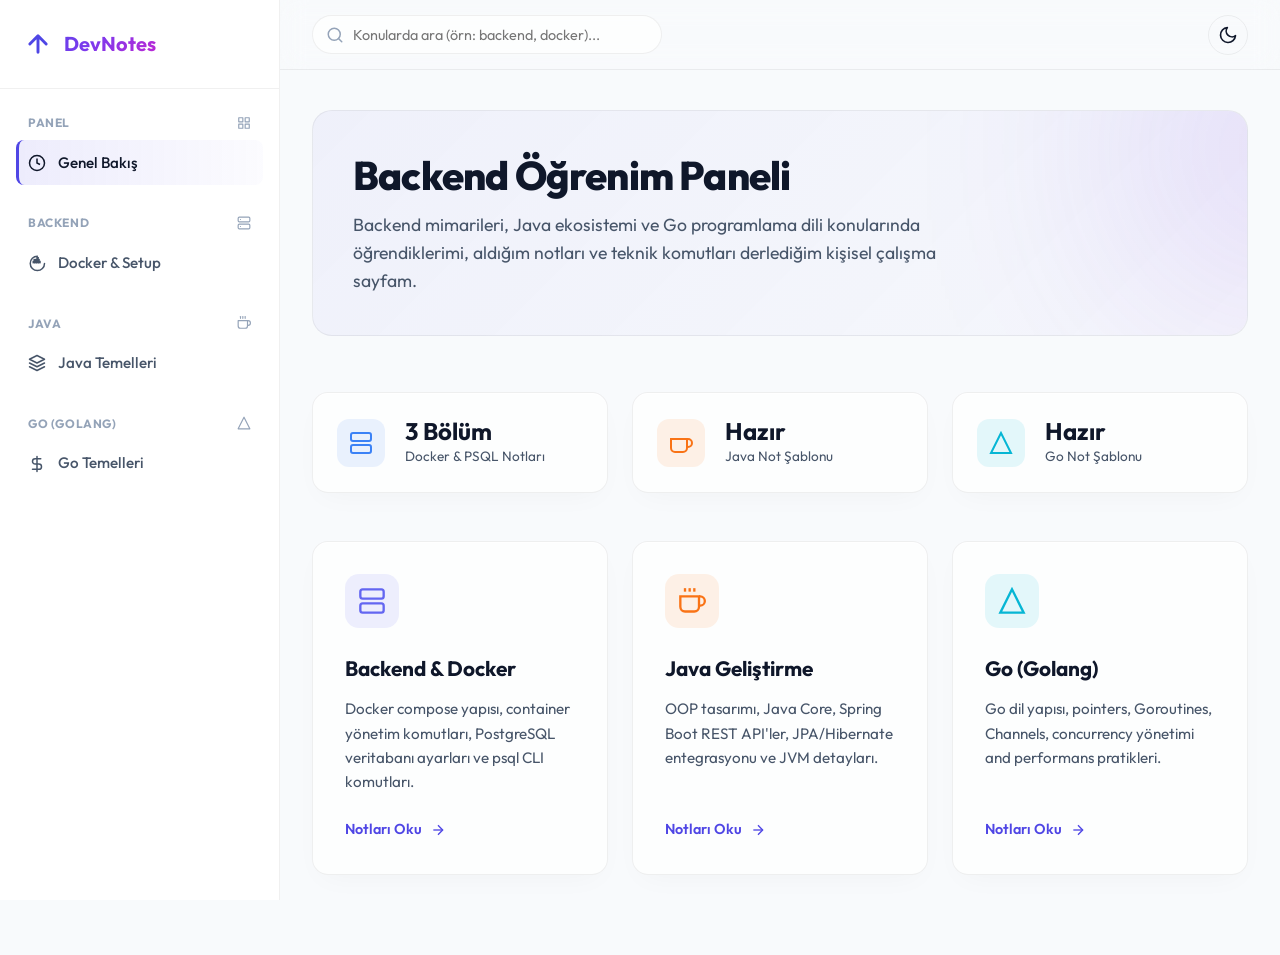
<file: index.html>
<!DOCTYPE html>
<html lang="tr" data-theme="dark">
<head>
    <meta charset="UTF-8">
    <meta name="viewport" content="width=device-width, initial-scale=1.0">
    <title>Developer Notes - Dashboard</title>
    <link rel="stylesheet" href="style.css">
</head>
<body>

    <!-- Sidebar Navigation -->
    <aside class="sidebar" id="sidebar">
        <div class="sidebar-header">
            <a href="index.html" class="logo">
                <svg xmlns="http://www.w3.org/2000/svg" viewBox="0 0 24 24" fill="none" stroke="currentColor" stroke-width="2.5" stroke-linecap="round" stroke-linejoin="round">
                    <path d="M12 19V6M5 12l7-7 7 7"/>
                </svg>
                <span>DevNotes</span>
            </a>
            <button class="nav-btn mobile-menu-btn" id="close-sidebar-btn" aria-label="Close menu">
                <svg xmlns="http://www.w3.org/2000/svg" viewBox="0 0 24 24" fill="none" stroke="currentColor" stroke-width="2" stroke-linecap="round" stroke-linejoin="round">
                    <line x1="18" y1="6" x2="6" y2="18"></line>
                    <line x1="6" y1="6" x2="18" y2="18"></line>
                </svg>
            </button>
        </div>

        <nav class="sidebar-menu">
            <!-- Dashboard / Overview -->
            <div class="menu-category">
                <a href="index.html" class="menu-category-title nav-link">
                    <span>PANEL</span>
                    <svg xmlns="http://www.w3.org/2000/svg" viewBox="0 0 24 24" fill="none" stroke="currentColor" stroke-width="2" stroke-linecap="round" stroke-linejoin="round">
                        <rect x="3" y="3" width="7" height="7"></rect>
                        <rect x="14" y="3" width="7" height="7"></rect>
                        <rect x="14" y="14" width="7" height="7"></rect>
                        <rect x="3" y="14" width="7" height="7"></rect>
                    </svg>
                </a>
                <ul class="menu-list">
                    <li class="menu-item">
                        <a href="index.html" class="menu-link active" data-scroll-link="dashboard">
                            <svg xmlns="http://www.w3.org/2000/svg" viewBox="0 0 24 24" fill="none" stroke="currentColor">
                                <circle cx="12" cy="12" r="10" stroke-width="2"/>
                                <polyline points="12 6 12 12 16 14" stroke-width="2"/>
                            </svg>
                            <span>Genel Bakış</span>
                        </a>
                    </li>
                </ul>
            </div>

            <!-- Backend Category -->
            <div class="menu-category">
                <a href="backend/docker-commands.html" class="menu-category-title nav-link">
                    <span>BACKEND</span>
                    <svg xmlns="http://www.w3.org/2000/svg" viewBox="0 0 24 24" fill="none" stroke="currentColor" stroke-width="2" stroke-linecap="round" stroke-linejoin="round">
                        <rect x="2" y="2" width="20" height="8" rx="2" ry="2"></rect>
                        <rect x="2" y="14" width="20" height="8" rx="2" ry="2"></rect>
                        <line x1="6" y1="6" x2="6.01" y2="6"></line>
                        <line x1="6" y1="18" x2="6.01" y2="18"></line>
                    </svg>
                </a>
                <ul class="menu-list">
                    <li class="menu-item">
                        <a href="backend/docker-commands.html" class="menu-link" data-scroll-link="docker">
                            <svg xmlns="http://www.w3.org/2000/svg" viewBox="0 0 24 24" fill="none" stroke="currentColor">
                                <path d="M22 12.5C22 17.75 17.75 22 12.5 22C7.25 22 3 17.75 3 12.5C3 7.25 7.25 3 12.5 3" stroke-width="2" stroke-linecap="round"/>
                                <path d="M7 10H8.5V11.5H7V10Z" fill="currentColor"/>
                                <path d="M9.5 10H11V11.5H9.5V10Z" fill="currentColor"/>
                                <path d="M12 10H13.5V11.5H12V10Z" fill="currentColor"/>
                                <path d="M14.5 10H16V11.5H14.5V10Z" fill="currentColor"/>
                                <path d="M8.25 7.5H9.75V9H8.25V7.5Z" fill="currentColor"/>
                                <path d="M10.75 7.5H12.25V9H10.75V7.5Z" fill="currentColor"/>
                                <path d="M13.25 7.5H14.75V9H13.25V7.5Z" fill="currentColor"/>
                                <path d="M12 5H13.5V6.5H12V5Z" fill="currentColor"/>
                            </svg>
                            <span>Docker & Setup</span>
                        </a>
                    </li>
                </ul>
            </div>

            <!-- Java Category -->
            <div class="menu-category">
                <a href="java/java-basics.html" class="menu-category-title nav-link">
                    <span>JAVA</span>
                    <svg xmlns="http://www.w3.org/2000/svg" viewBox="0 0 24 24" fill="none" stroke="currentColor" stroke-width="2" stroke-linecap="round" stroke-linejoin="round">
                        <path d="M18 8h1a4 4 0 0 1 0 8h-1"></path>
                        <path d="M2 8h16v9a4 4 0 0 1-4 4H6a4 4 0 0 1-4-4V8z"></path>
                        <path d="M6 1v3"></path>
                        <path d="M10 1v3"></path>
                        <path d="M14 1v3"></path>
                    </svg>
                </a>
                <ul class="menu-list">
                    <li class="menu-item">
                        <a href="java/java-basics.html" class="menu-link" data-scroll-link="java-core">
                            <svg xmlns="http://www.w3.org/2000/svg" viewBox="0 0 24 24" fill="none" stroke="currentColor">
                                <path d="M12 2L2 7l10 5 10-5-10-5zM2 17l10 5 10-5M2 12l10 5 10-5" stroke-width="2" stroke-linecap="round" stroke-linejoin="round"/>
                            </svg>
                            <span>Java Temelleri</span>
                        </a>
                    </li>
                </ul>
            </div>

            <!-- Go Category -->
            <div class="menu-category">
                <a href="go/go-basics.html" class="menu-category-title nav-link">
                    <span>GO (GOLANG)</span>
                    <svg xmlns="http://www.w3.org/2000/svg" viewBox="0 0 24 24" fill="none" stroke="currentColor" stroke-width="2" stroke-linecap="round" stroke-linejoin="round">
                        <polygon points="12 2 2 22 22 22"></polygon>
                    </svg>
                </a>
                <ul class="menu-list">
                    <li class="menu-item">
                        <a href="go/go-basics.html" class="menu-link" data-scroll-link="go-basics">
                            <svg xmlns="http://www.w3.org/2000/svg" viewBox="0 0 24 24" fill="none" stroke="currentColor">
                                <path d="M12 2v20M17 5H9.5a3.5 3.5 0 0 0 0 7h5a3.5 3.5 0 0 1 0 7H6" stroke-width="2" stroke-linecap="round" stroke-linejoin="round"/>
                            </svg>
                            <span>Go Temelleri</span>
                        </a>
                    </li>
                </ul>
            </div>
        </nav>
    </aside>

    <!-- Main Content Area -->
    <div class="main-wrapper">
        <!-- Top Navigation Header -->
        <header class="navbar">
            <div style="display: flex; align-items: center; gap: 0.75rem;">
                <button class="nav-btn mobile-menu-btn" id="open-sidebar-btn" aria-label="Open menu">
                    <svg xmlns="http://www.w3.org/2000/svg" viewBox="0 0 24 24" fill="none" stroke="currentColor" stroke-width="2" stroke-linecap="round" stroke-linejoin="round">
                        <line x1="3" y1="12" x2="21" y2="12"></line>
                        <line x1="3" y1="6" x2="21" y2="6"></line>
                        <line x1="3" y1="18" x2="21" y2="18"></line>
                    </svg>
                </button>
                <div class="search-box">
                    <svg xmlns="http://www.w3.org/2000/svg" viewBox="0 0 24 24" fill="none" stroke="currentColor" stroke-width="2" stroke-linecap="round" stroke-linejoin="round">
                        <circle cx="11" cy="11" r="8"></circle>
                        <line x1="21" y1="21" x2="16.65" y2="16.65"></line>
                    </svg>
                    <input type="text" id="search-input" placeholder="Konularda ara (örn: backend, docker)...">
                </div>
            </div>

            <div class="nav-actions">
                <button class="nav-btn" id="theme-toggle" aria-label="Toggle theme">
                    <svg id="theme-sun" xmlns="http://www.w3.org/2000/svg" viewBox="0 0 24 24" fill="none" stroke="currentColor" stroke-width="2" stroke-linecap="round" stroke-linejoin="round">
                        <circle cx="12" cy="12" r="5"></circle>
                        <line x1="12" y1="1" x2="12" y2="3"></line>
                        <line x1="12" y1="21" x2="12" y2="23"></line>
                        <line x1="4.22" y1="4.22" x2="5.64" y2="5.64"></line>
                        <line x1="18.36" y1="18.36" x2="19.78" y2="19.78"></line>
                        <line x1="1" y1="12" x2="3" y2="12"></line>
                        <line x1="21" y1="12" x2="23" y2="12"></line>
                        <line x1="4.22" y1="19.78" x2="5.64" y2="18.36"></line>
                        <line x1="18.36" y1="5.64" x2="19.78" y2="4.22"></line>
                    </svg>
                    <svg id="theme-moon" class="hidden" xmlns="http://www.w3.org/2000/svg" viewBox="0 0 24 24" fill="none" stroke="currentColor" stroke-width="2" stroke-linecap="round" stroke-linejoin="round">
                        <path d="M21 12.79A9 9 0 1 1 11.21 3 7 7 0 0 0 21 12.79z"></path>
                    </svg>
                </button>
            </div>
        </header>

        <!-- Content Container -->
        <main class="content-container">
            <!-- Hero / Journal Header -->
            <section class="hero">
                <h1>Backend Öğrenim Paneli</h1>
                <p>Backend mimarileri, Java ekosistemi ve Go programlama dili konularında öğrendiklerimi, aldığım notları ve teknik komutları derlediğim kişisel çalışma sayfam.</p>
            </section>

            <!-- Quick Stats Section -->
            <div class="dashboard-grid">
                <div class="stat-card">
                    <div class="stat-icon blue">
                        <svg xmlns="http://www.w3.org/2000/svg" viewBox="0 0 24 24" fill="none" stroke="currentColor">
                            <rect x="2" y="2" width="20" height="8" rx="2" ry="2"></rect>
                            <rect x="2" y="14" width="20" height="8" rx="2" ry="2"></rect>
                            <line x1="6" y1="6" x2="6.01" y2="6"></line>
                            <line x1="6" y1="18" x2="6.01" y2="18"></line>
                        </svg>
                    </div>
                    <div class="stat-info">
                        <span class="stat-number">3 Bölüm</span>
                        <span class="stat-label">Docker & PSQL Notları</span>
                    </div>
                </div>

                <div class="stat-card">
                    <div class="stat-icon orange">
                        <svg xmlns="http://www.w3.org/2000/svg" viewBox="0 0 24 24" fill="none" stroke="currentColor">
                            <path d="M18 8h1a4 4 0 0 1 0 8h-1"></path>
                            <path d="M2 8h16v9a4 4 0 0 1-4 4H6a4 4 0 0 1-4-4V8z"></path>
                        </svg>
                    </div>
                    <div class="stat-info">
                        <span class="stat-number">Hazır</span>
                        <span class="stat-label">Java Not Şablonu</span>
                    </div>
                </div>

                <div class="stat-card">
                    <div class="stat-icon cyan">
                        <svg xmlns="http://www.w3.org/2000/svg" viewBox="0 0 24 24" fill="none" stroke="currentColor">
                            <polygon points="12 2 2 22 22 22"></polygon>
                        </svg>
                    </div>
                    <div class="stat-info">
                        <span class="stat-number">Hazır</span>
                        <span class="stat-label">Go Not Şablonu</span>
                    </div>
                </div>
            </div>

            <!-- Main Topic Navigator Cards -->
            <div class="topic-grid">
                <!-- Backend Card -->
                <a href="backend/docker-commands.html" class="topic-card">
                    <div class="topic-icon backend">
                        <svg xmlns="http://www.w3.org/2000/svg" viewBox="0 0 24 24" fill="none" stroke="currentColor">
                            <rect x="2" y="2" width="20" height="8" rx="2" ry="2"></rect>
                            <rect x="2" y="14" width="20" height="8" rx="2" ry="2"></rect>
                            <line x1="6" y1="6" x2="6.01" y2="6"></line>
                            <line x1="6" y1="18" x2="6.01" y2="18"></line>
                        </svg>
                    </div>
                    <h2 class="topic-title">Backend & Docker</h2>
                    <p class="topic-desc">Docker compose yapısı, container yönetim komutları, PostgreSQL veritabanı ayarları ve psql CLI komutları.</p>
                    <div class="topic-btn">
                        <span>Notları Oku</span>
                        <svg xmlns="http://www.w3.org/2000/svg" viewBox="0 0 24 24" fill="none" stroke="currentColor">
                            <line x1="5" y1="12" x2="19" y2="12"></line>
                            <polyline points="12 5 19 12 12 19"></polyline>
                        </svg>
                    </div>
                </a>

                <!-- Java Card -->
                <a href="java/java-basics.html" class="topic-card">
                    <div class="topic-icon java">
                        <svg xmlns="http://www.w3.org/2000/svg" viewBox="0 0 24 24" fill="none" stroke="currentColor">
                            <path d="M18 8h1a4 4 0 0 1 0 8h-1"></path>
                            <path d="M2 8h16v9a4 4 0 0 1-4 4H6a4 4 0 0 1-4-4V8z"></path>
                            <path d="M6 1v3"></path>
                            <path d="M10 1v3"></path>
                            <path d="M14 1v3"></path>
                        </svg>
                    </div>
                    <h2 class="topic-title">Java Geliştirme</h2>
                    <p class="topic-desc">OOP tasarımı, Java Core, Spring Boot REST API'ler, JPA/Hibernate entegrasyonu ve JVM detayları.</p>
                    <div class="topic-btn">
                        <span>Notları Oku</span>
                        <svg xmlns="http://www.w3.org/2000/svg" viewBox="0 0 24 24" fill="none" stroke="currentColor">
                            <line x1="5" y1="12" x2="19" y2="12"></line>
                            <polyline points="12 5 19 12 12 19"></polyline>
                        </svg>
                    </div>
                </a>

                <!-- Go Card -->
                <a href="go/go-basics.html" class="topic-card">
                    <div class="topic-icon go">
                        <svg xmlns="http://www.w3.org/2000/svg" viewBox="0 0 24 24" fill="none" stroke="currentColor">
                            <polygon points="12 2 2 22 22 22"></polygon>
                        </svg>
                    </div>
                    <h2 class="topic-title">Go (Golang)</h2>
                    <p class="topic-desc">Go dil yapısı, pointers, Goroutines, Channels, concurrency yönetimi and performans pratikleri.</p>
                    <div class="topic-btn">
                        <span>Notları Oku</span>
                        <svg xmlns="http://www.w3.org/2000/svg" viewBox="0 0 24 24" fill="none" stroke="currentColor">
                            <line x1="5" y1="12" x2="19" y2="12"></line>
                            <polyline points="12 5 19 12 12 19"></polyline>
                        </svg>
                    </div>
                </a>
            </div>
        </main>
    </div>

    <!-- Scripts -->
    <script src="app.js"></script>
</body>
</html>
</file>
<file: style.css>
@import url('https://fonts.googleapis.com/css2?family=JetBrains+Mono:ital,wght@0,100..800;1,100..800&family=Outfit:wght@100..900&display=swap');

:root {
    /* Transitions */
    --transition-speed: 0.3s;
    --transition-bounce: cubic-bezier(0.34, 1.56, 0.64, 1);
    
    /* System Colors (Independent) */
    --success: #10b981;
    --success-bg: rgba(16, 185, 129, 0.1);
    --warning: #f59e0b;
    --danger: #ef4444;

    /* Theme - Dark Mode (Default) */
    --bg-primary: #0b0f19;
    --bg-secondary: rgba(17, 24, 39, 0.6);
    --bg-sidebar: #0f1322;
    --text-primary: #f3f4f6;
    --text-secondary: #9ca3af;
    --text-muted: #6b7280;
    --accent: #6366f1;
    --accent-rgb: 99, 102, 241;
    --accent-hover: #4f46e5;
    --accent-gradient: linear-gradient(135deg, #6366f1 0%, #8b5cf6 50%, #d946ef 100%);
    --border-color: rgba(255, 255, 255, 0.08);
    --border-hover: rgba(99, 102, 241, 0.3);
    --card-shadow: 0 10px 30px -10px rgba(0, 0, 0, 0.7), 0 1px 1px 0 rgba(255, 255, 255, 0.05) inset;
    --code-bg: #111827;
    --code-border: rgba(255, 255, 255, 0.05);
    --scrollbar-track: #0b0f19;
    --scrollbar-thumb: #1f2937;
    --scrollbar-thumb-hover: #374151;
    --glass-blur: blur(12px);
}

[data-theme="light"] {
    /* Theme - Light Mode */
    --bg-primary: #f8fafc;
    --bg-secondary: rgba(255, 255, 255, 0.7);
    --bg-sidebar: #ffffff;
    --text-primary: #0f172a;
    --text-secondary: #475569;
    --text-muted: #94a3b8;
    --accent: #4f46e5;
    --accent-rgb: 79, 70, 229;
    --accent-hover: #4338ca;
    --accent-gradient: linear-gradient(135deg, #4f46e5 0%, #7c3aed 50%, #c026d3 100%);
    --border-color: rgba(0, 0, 0, 0.06);
    --border-hover: rgba(79, 70, 229, 0.3);
    --card-shadow: 0 10px 30px -10px rgba(0, 0, 0, 0.04), 0 1px 1px 0 rgba(255, 255, 255, 0.8) inset;
    --code-bg: #f1f5f9;
    --code-border: rgba(0, 0, 0, 0.04);
    --scrollbar-track: #f8fafc;
    --scrollbar-thumb: #cbd5e1;
    --scrollbar-thumb-hover: #94a3b8;
}

* {
    box-sizing: border-box;
    margin: 0;
    padding: 0;
}

html {
    scroll-behavior: smooth;
    scroll-padding-top: 100px;
    height: 100%;
}

body {
    font-family: 'Outfit', -apple-system, BlinkMacSystemFont, "Segoe UI", Roboto, sans-serif;
    background-color: var(--bg-primary);
    color: var(--text-primary);
    line-height: 1.6;
    display: flex;
    min-height: 100%;
    overflow-x: hidden;
    transition: background-color var(--transition-speed), color var(--transition-speed);
}

/* Custom Scrollbar */
::-webkit-scrollbar {
    width: 8px;
    height: 8px;
}

::-webkit-scrollbar-track {
    background: var(--scrollbar-track);
}

::-webkit-scrollbar-thumb {
    background: var(--scrollbar-thumb);
    border-radius: 4px;
}

::-webkit-scrollbar-thumb:hover {
    background: var(--scrollbar-thumb-hover);
}

/* Sidebar Styling */
.sidebar {
    width: 280px;
    background-color: var(--bg-sidebar);
    border-right: 1px solid var(--border-color);
    position: fixed;
    top: 0;
    bottom: 0;
    left: 0;
    z-index: 100;
    display: flex;
    flex-direction: column;
    transition: transform var(--transition-speed) var(--transition-bounce), background-color var(--transition-speed), border-color var(--transition-speed);
}

.sidebar-header {
    padding: 1.75rem 1.5rem;
    display: flex;
    align-items: center;
    justify-content: space-between;
    border-bottom: 1px solid var(--border-color);
}

.logo {
    display: flex;
    align-items: center;
    gap: 0.75rem;
    font-weight: 700;
    font-size: 1.25rem;
    background: var(--accent-gradient);
    -webkit-background-clip: text;
    -webkit-text-fill-color: transparent;
    text-decoration: none;
}

.logo svg {
    width: 28px;
    height: 28px;
    stroke: var(--accent);
}

.sidebar-menu {
    flex: 1;
    overflow-y: auto;
    padding: 1.5rem 1rem;
}

.menu-category {
    margin-bottom: 1.75rem;
}

.menu-category-title {
    font-size: 0.75rem;
    font-weight: 700;
    text-transform: uppercase;
    letter-spacing: 0.05em;
    color: var(--text-muted);
    padding: 0 0.75rem 0.5rem;
    display: flex;
    align-items: center;
    justify-content: space-between;
    text-decoration: none;
}

.menu-category-title.nav-link {
    cursor: pointer;
    transition: color var(--transition-speed) ease;
}

.menu-category-title.nav-link:hover {
    color: var(--text-primary);
}

.menu-category-title svg {
    width: 14px;
    height: 14px;
}

.menu-list {
    list-style: none;
}

.menu-item {
    margin-bottom: 0.25rem;
}

.menu-link {
    display: flex;
    align-items: center;
    gap: 0.75rem;
    padding: 0.65rem 0.75rem;
    color: var(--text-secondary);
    text-decoration: none;
    font-size: 0.95rem;
    font-weight: 500;
    border-radius: 8px;
    transition: all var(--transition-speed) ease;
}

.menu-link:hover {
    color: var(--text-primary);
    background-color: rgba(var(--accent-rgb), 0.06);
}

.menu-link.active {
    color: var(--text-primary);
    background: linear-gradient(90deg, rgba(var(--accent-rgb), 0.1) 0%, rgba(var(--accent-rgb), 0.02) 100%);
    border-left: 3px solid var(--accent);
    padding-left: calc(0.75rem - 3px);
}

.menu-link svg {
    width: 18px;
    height: 18px;
    stroke: currentColor;
    fill: none;
    stroke-width: 2;
    transition: transform var(--transition-speed) ease;
}

.menu-link:hover svg {
    transform: translateX(2px);
}

/* Main Layout Area */
.main-wrapper {
    margin-left: 280px;
    flex: 1;
    display: flex;
    flex-direction: column;
    min-height: 100vh;
}

/* Header Navbar */
.navbar {
    height: 70px;
    background-color: rgba(var(--bg-primary), 0.8);
    backdrop-filter: var(--glass-blur);
    border-bottom: 1px solid var(--border-color);
    position: sticky;
    top: 0;
    z-index: 90;
    display: flex;
    align-items: center;
    justify-content: space-between;
    padding: 0 2rem;
    transition: background-color var(--transition-speed), border-color var(--transition-speed);
}

.search-box {
    position: relative;
    width: 350px;
}

.search-box input {
    width: 100%;
    padding: 0.6rem 1rem 0.6rem 2.5rem;
    border-radius: 50px;
    border: 1px solid var(--border-color);
    background-color: var(--bg-secondary);
    color: var(--text-primary);
    font-family: inherit;
    font-size: 0.9rem;
    transition: all var(--transition-speed) ease;
}

.search-box input:focus {
    outline: none;
    border-color: var(--accent);
    box-shadow: 0 0 0 3px rgba(var(--accent-rgb), 0.15);
    width: 380px;
}

.search-box svg {
    position: absolute;
    left: 0.9rem;
    top: 50%;
    transform: translateY(-50%);
    width: 18px;
    height: 18px;
    stroke: var(--text-muted);
}

.nav-actions {
    display: flex;
    align-items: center;
    gap: 1rem;
}

.nav-btn {
    background: none;
    border: 1px solid var(--border-color);
    color: var(--text-primary);
    cursor: pointer;
    width: 40px;
    height: 40px;
    border-radius: 50%;
    display: flex;
    align-items: center;
    justify-content: center;
    transition: all var(--transition-speed) ease;
}

.nav-btn:hover {
    border-color: var(--accent);
    background-color: rgba(var(--accent-rgb), 0.06);
    color: var(--accent);
}

.nav-btn svg {
    width: 20px;
    height: 20px;
    stroke: currentColor;
    fill: none;
    stroke-width: 2;
}

/* Mobile Sidebar Menu Button */
.mobile-menu-btn {
    display: none;
}

/* Content Container */
.content-container {
    max-width: 1000px;
    width: 100%;
    margin: 0 auto;
    padding: 2.5rem 2rem 5rem;
    flex: 1;
}

/* Page Intro/Hero styling */
.hero {
    margin-bottom: 3.5rem;
    padding: 2.5rem;
    border-radius: 20px;
    background: linear-gradient(135deg, rgba(var(--accent-rgb), 0.05) 0%, rgba(var(--accent-rgb), 0.01) 100%);
    border: 1px solid var(--border-color);
    position: relative;
    overflow: hidden;
}

.hero::after {
    content: '';
    position: absolute;
    top: -50%;
    right: -20%;
    width: 300px;
    height: 300px;
    background: var(--accent-gradient);
    filter: blur(120px);
    opacity: 0.15;
    pointer-events: none;
}

.hero h1 {
    font-size: 2.5rem;
    font-weight: 800;
    margin-bottom: 0.75rem;
    letter-spacing: -0.02em;
    line-height: 1.2;
}

.hero p {
    color: var(--text-secondary);
    font-size: 1.1rem;
    max-width: 600px;
}

/* Dashboard Specific Styles */
.dashboard-grid {
    display: grid;
    grid-template-columns: repeat(auto-fit, minmax(280px, 1fr));
    gap: 1.5rem;
    margin-top: 1rem;
    margin-bottom: 3rem;
}

.stat-card {
    background-color: var(--bg-secondary);
    border: 1px solid var(--border-color);
    padding: 1.5rem;
    border-radius: 16px;
    display: flex;
    align-items: center;
    gap: 1.25rem;
    box-shadow: var(--card-shadow);
}

.stat-icon {
    width: 48px;
    height: 48px;
    border-radius: 12px;
    background-color: rgba(var(--accent-rgb), 0.1);
    color: var(--accent);
    display: flex;
    align-items: center;
    justify-content: center;
}

.stat-icon.blue {
    background-color: rgba(59, 130, 246, 0.1);
    color: #3b82f6;
}

.stat-icon.orange {
    background-color: rgba(249, 115, 22, 0.1);
    color: #f97316;
}

.stat-icon.cyan {
    background-color: rgba(6, 182, 212, 0.1);
    color: #06b6d4;
}

.stat-icon svg {
    width: 24px;
    height: 24px;
    stroke: currentColor;
    fill: none;
    stroke-width: 2;
}

.stat-info {
    display: flex;
    flex-direction: column;
}

.stat-number {
    font-size: 1.5rem;
    font-weight: 700;
    line-height: 1.2;
    color: var(--text-primary);
}

.stat-label {
    font-size: 0.85rem;
    color: var(--text-secondary);
}

.topic-grid {
    display: grid;
    grid-template-columns: repeat(auto-fit, minmax(280px, 1fr));
    gap: 1.5rem;
}

.topic-card {
    background-color: var(--bg-secondary);
    border: 1px solid var(--border-color);
    border-radius: 16px;
    padding: 2rem;
    display: flex;
    flex-direction: column;
    height: 100%;
    transition: all var(--transition-speed) ease;
    text-decoration: none;
    color: inherit;
    box-shadow: var(--card-shadow);
}

.topic-card:hover {
    border-color: var(--border-hover);
    transform: translateY(-4px);
}

.topic-icon {
    width: 54px;
    height: 54px;
    border-radius: 14px;
    display: flex;
    align-items: center;
    justify-content: center;
    margin-bottom: 1.5rem;
    transition: transform var(--transition-speed) var(--transition-bounce);
}

.topic-card:hover .topic-icon {
    transform: scale(1.1) rotate(5deg);
}

.topic-icon.backend {
    background-color: rgba(99, 102, 241, 0.1);
    color: #6366f1;
}

.topic-icon.java {
    background-color: rgba(249, 115, 22, 0.1);
    color: #f97316;
}

.topic-icon.go {
    background-color: rgba(6, 182, 212, 0.1);
    color: #06b6d4;
}

.topic-icon svg {
    width: 28px;
    height: 28px;
    stroke: currentColor;
    fill: none;
    stroke-width: 2;
}

.topic-title {
    font-size: 1.3rem;
    font-weight: 700;
    margin-bottom: 0.75rem;
    color: var(--text-primary);
}

.topic-desc {
    color: var(--text-secondary);
    font-size: 0.95rem;
    margin-bottom: 1.5rem;
    flex-grow: 1;
}

.topic-btn {
    align-self: flex-start;
    display: flex;
    align-items: center;
    gap: 0.5rem;
    font-size: 0.9rem;
    font-weight: 600;
    color: var(--accent);
    transition: gap 0.2s ease;
}

.topic-card:hover .topic-btn {
    gap: 0.75rem;
}

.topic-btn svg {
    width: 16px;
    height: 16px;
    stroke: currentColor;
    fill: none;
    stroke-width: 2;
}

/* Document Sections */
.doc-section {
    margin-bottom: 4.5rem;
}

.section-title {
    font-size: 2rem;
    font-weight: 800;
    margin-bottom: 1.5rem;
    border-bottom: 1px solid var(--border-color);
    padding-bottom: 0.5rem;
    display: flex;
    align-items: center;
    gap: 0.75rem;
    letter-spacing: -0.01em;
}

.section-title svg {
    width: 28px;
    height: 28px;
    stroke: var(--accent);
}

/* Sub-sections & Articles */
.doc-subsection {
    margin-top: 2rem;
    scroll-margin-top: 100px;
}

.subsection-title {
    font-size: 1.4rem;
    font-weight: 700;
    margin-bottom: 1.25rem;
    color: var(--text-primary);
    display: flex;
    align-items: center;
    gap: 0.5rem;
}

.subsection-title::before {
    content: '#';
    color: var(--accent);
    font-weight: 400;
    opacity: 0.7;
}

/* Card Styling */
.card {
    background-color: var(--bg-secondary);
    border: 1px solid var(--border-color);
    border-radius: 16px;
    padding: 1.75rem;
    margin-bottom: 1.5rem;
    box-shadow: var(--card-shadow);
    transition: border-color var(--transition-speed) ease, transform var(--transition-speed) ease;
}

.card:hover {
    border-color: var(--border-hover);
    transform: translateY(-2px);
}

/* Styling Lists and text in cards */
.card h4 {
    font-size: 1.1rem;
    font-weight: 600;
    margin-bottom: 1rem;
    color: var(--text-primary);
    display: flex;
    align-items: center;
    gap: 0.5rem;
}

.card p {
    color: var(--text-secondary);
    margin-bottom: 1rem;
}

.notes-list {
    list-style: none;
    margin-bottom: 1.5rem;
}

.notes-list li {
    position: relative;
    padding-left: 1.5rem;
    margin-bottom: 1rem;
    color: var(--text-secondary);
}

.notes-list li strong {
    color: var(--text-primary);
    display: block;
    font-size: 0.95rem;
    margin-bottom: 0.25rem;
}

.notes-list li::before {
    content: '';
    position: absolute;
    left: 4px;
    top: 10px;
    width: 6px;
    height: 6px;
    border-radius: 50%;
    background-color: var(--accent);
}

/* Code Snippets */
.code-container {
    position: relative;
    margin-top: 0.5rem;
    margin-bottom: 0.75rem;
    border-radius: 10px;
    overflow: hidden;
    border: 1px solid var(--code-border);
}

.code-header {
    background-color: rgba(0, 0, 0, 0.15);
    padding: 0.4rem 1rem;
    display: flex;
    justify-content: space-between;
    align-items: center;
    border-bottom: 1px solid var(--code-border);
}

.code-lang {
    font-size: 0.75rem;
    font-family: 'JetBrains Mono', monospace;
    color: var(--text-muted);
    text-transform: uppercase;
    letter-spacing: 0.05em;
}

.copy-btn {
    background: none;
    border: none;
    color: var(--text-muted);
    cursor: pointer;
    display: flex;
    align-items: center;
    gap: 0.35rem;
    font-size: 0.75rem;
    font-family: inherit;
    padding: 0.2rem 0.5rem;
    border-radius: 4px;
    transition: all 0.2s ease;
}

.copy-btn:hover {
    color: var(--text-primary);
    background-color: rgba(255, 255, 255, 0.05);
}

.copy-btn.copied {
    color: var(--success);
    background-color: var(--success-bg);
}

.copy-btn svg {
    width: 14px;
    height: 14px;
    stroke: currentColor;
    fill: none;
    stroke-width: 2;
}

pre {
    background-color: var(--code-bg);
    padding: 1.25rem;
    overflow-x: auto;
    margin: 0;
}

code {
    font-family: 'JetBrains Mono', monospace;
    font-size: 0.9rem;
    color: #e2e8f0;
}

/* Inline Code styling */
code.inline {
    background-color: var(--code-bg);
    border: 1px solid var(--code-border);
    padding: 0.15rem 0.4rem;
    border-radius: 4px;
    font-size: 0.85rem;
    color: var(--accent);
}

/* Custom PSQL grid layout */
.psql-grid {
    display: grid;
    grid-template-columns: repeat(auto-fit, minmax(280px, 1fr));
    gap: 1rem;
    margin-top: 1rem;
}

.psql-cmd-card {
    background-color: rgba(var(--accent-rgb), 0.02);
    border: 1px solid var(--border-color);
    border-radius: 8px;
    padding: 0.85rem 1rem;
    display: flex;
    align-items: center;
    justify-content: space-between;
    transition: all 0.2s ease;
}

.psql-cmd-card:hover {
    border-color: var(--accent);
    background-color: rgba(var(--accent-rgb), 0.04);
}

.psql-cmd-info {
    display: flex;
    flex-direction: column;
}

.psql-cmd-desc {
    font-size: 0.8rem;
    color: var(--text-muted);
    margin-bottom: 0.2rem;
}

.psql-cmd-code {
    font-family: 'JetBrains Mono', monospace;
    font-weight: 700;
    color: var(--text-primary);
}

/* Placeholder for future sections */
.placeholder-card {
    border: 2px dashed var(--border-color);
    background: transparent;
    display: flex;
    flex-direction: column;
    align-items: center;
    justify-content: center;
    padding: 3rem 2rem;
    text-align: center;
    color: var(--text-muted);
    border-radius: 16px;
    transition: all 0.3s ease;
}

.placeholder-card:hover {
    border-color: var(--accent);
    color: var(--text-secondary);
}

.placeholder-card svg {
    width: 48px;
    height: 48px;
    stroke: currentColor;
    fill: none;
    stroke-width: 1.5;
    margin-bottom: 1rem;
}

.placeholder-card h5 {
    font-size: 1.1rem;
    font-weight: 600;
    color: var(--text-secondary);
    margin-bottom: 0.5rem;
}

.placeholder-card p {
    font-size: 0.875rem;
    max-width: 320px;
    margin: 0;
}

/* Search results state */
.search-highlight {
    background-color: rgba(234, 179, 8, 0.3);
    color: var(--text-primary);
    border-radius: 2px;
    padding: 0 2px;
}

.hidden {
    display: none !important;
}

.no-results {
    text-align: center;
    padding: 3rem;
    color: var(--text-muted);
    font-size: 1.1rem;
}

.no-results svg {
    width: 64px;
    height: 64px;
    stroke: currentColor;
    stroke-width: 1.5;
    margin-bottom: 1rem;
}

/* Responsive Styles */
@media (max-width: 991px) {
    .sidebar {
        transform: translateX(-100%);
        box-shadow: 0 0 30px rgba(0,0,0,0.3);
    }
    
    .sidebar.open {
        transform: translateX(0);
    }
    
    .main-wrapper {
        margin-left: 0;
    }
    
    .mobile-menu-btn {
        display: flex;
    }
    
    .search-box {
        width: auto;
        flex: 1;
        max-width: 300px;
        margin-right: 1rem;
    }
    
    .search-box input:focus {
        width: 100%;
    }
}

@media (max-width: 576px) {
    .navbar {
        padding: 0 1rem;
    }
    
    .content-container {
        padding: 1.5rem 1rem 3rem;
    }
    
    .hero {
        padding: 1.5rem;
        margin-bottom: 2rem;
    }
    
    .hero h1 {
        font-size: 1.8rem;
    }
    
    .section-title {
        font-size: 1.6rem;
    }
    
    .card {
        padding: 1.25rem;
    }
}
</file>
